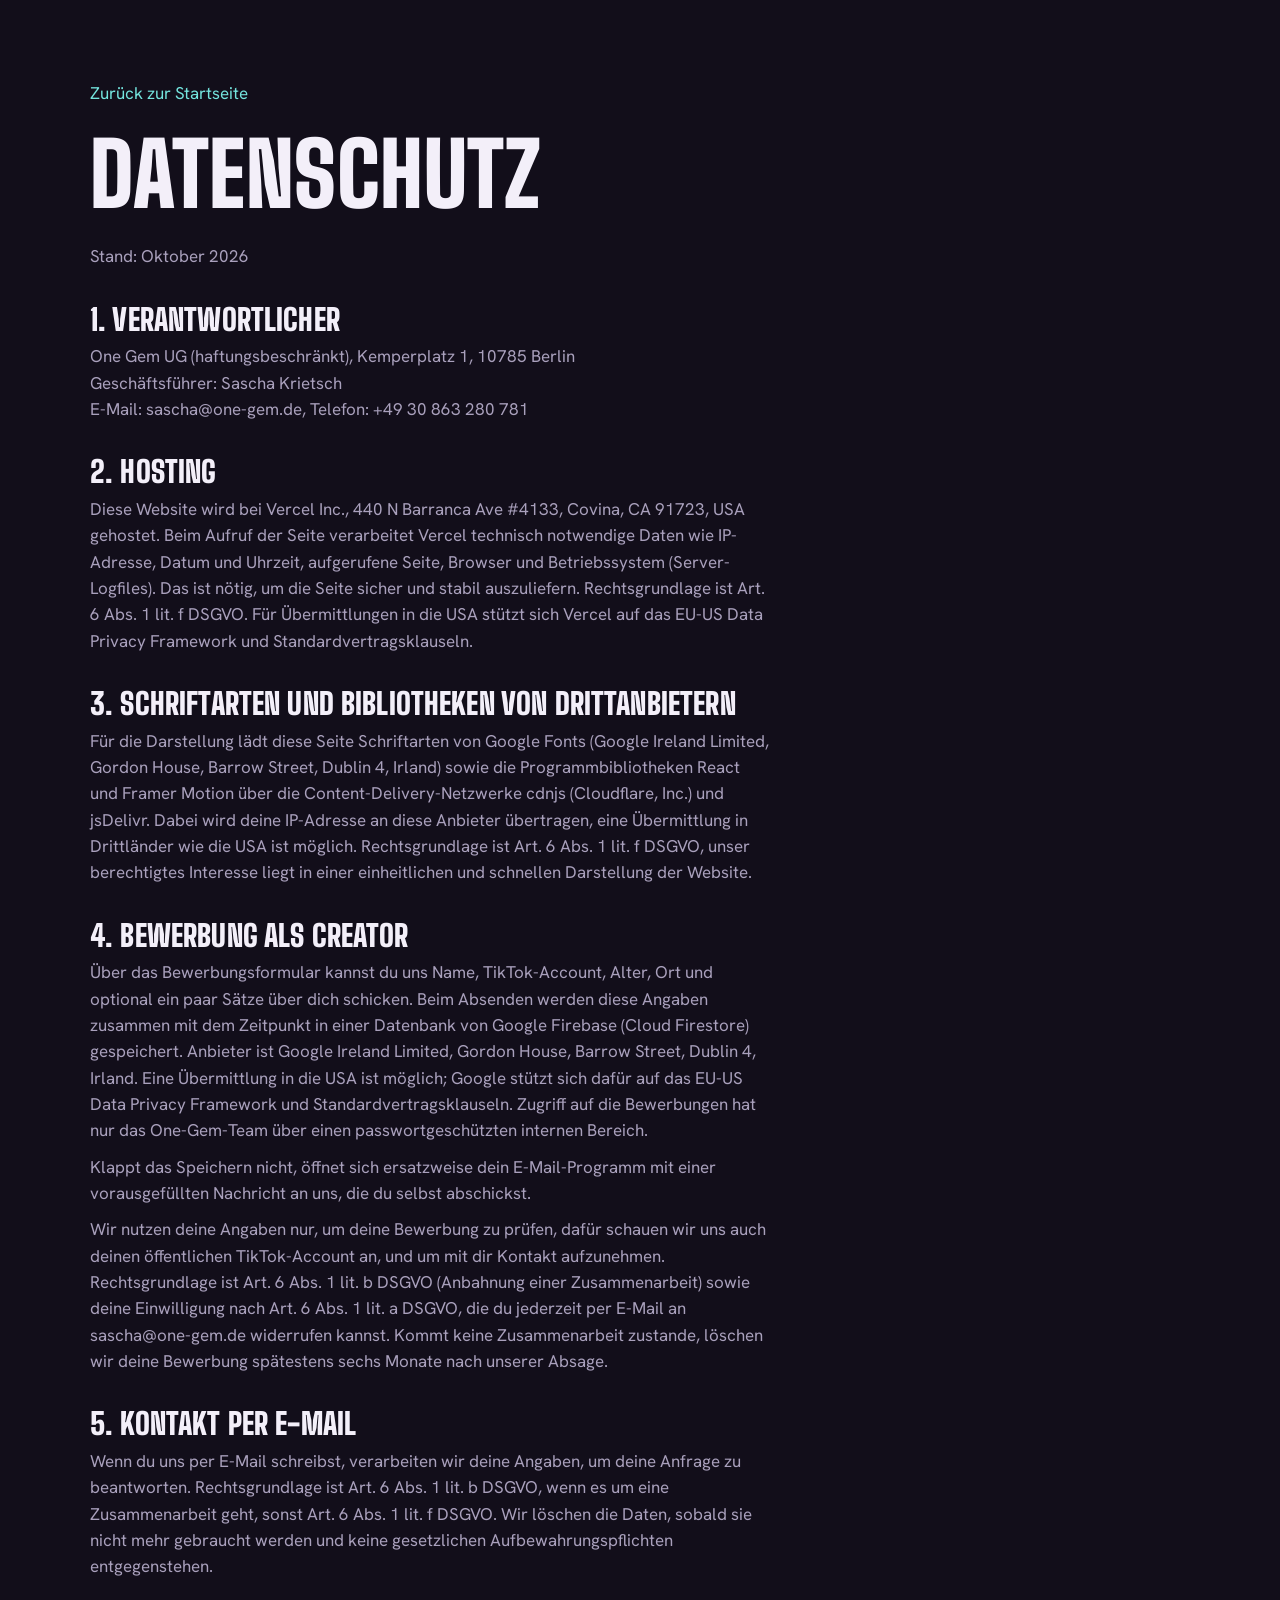
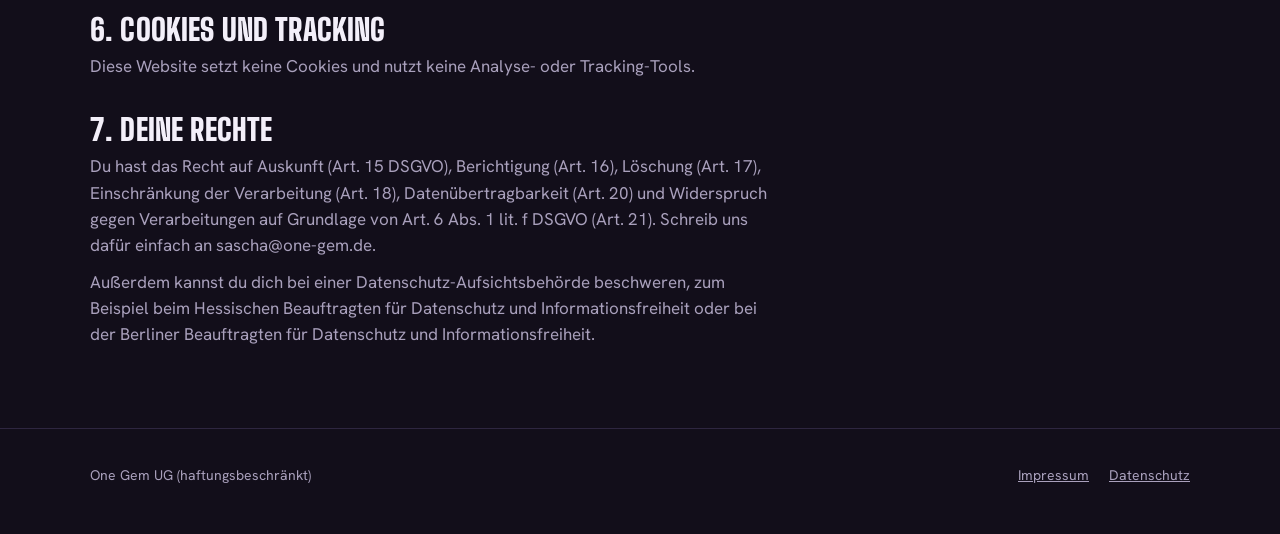
<file: datenschutz.html>
<!doctype html>
<html lang="de">
<head>
<meta charset="utf-8">
<meta name="viewport" content="width=device-width, initial-scale=1, viewport-fit=cover">
<title>Datenschutz – One Gem</title>
<meta name="description" content="Datenschutz der One Gem UG (haftungsbeschränkt)">
<meta name="theme-color" content="#120E1A">
<link rel="icon" href="favicon.svg" type="image/svg+xml">
<link rel="preconnect" href="https://fonts.googleapis.com">
<link rel="preconnect" href="https://fonts.gstatic.com" crossorigin>
<link rel="stylesheet" href="https://fonts.googleapis.com/css2?family=Big+Shoulders+Display:wght@700;900&family=Hanken+Grotesk:wght@400;500;600;700&display=swap">
<link rel="stylesheet" href="style.css">
</head>
<body>
<main class="wrap legal">
<a class="back" href="index.html">Zurück zur Startseite</a>
<h1>Datenschutz</h1>
<p>Stand: Oktober 2026</p>
<h2>1. Verantwortlicher</h2>
<p>One Gem UG (haftungsbeschränkt), Kemperplatz 1, 10785 Berlin<br>Geschäftsführer: Sascha Krietsch<br>E-Mail: sascha@one-gem.de, Telefon: +49 30 863 280 781</p>
<h2>2. Hosting</h2>
<p>Diese Website wird bei Vercel Inc., 440 N Barranca Ave #4133, Covina, CA 91723, USA gehostet. Beim Aufruf der Seite verarbeitet Vercel technisch notwendige Daten wie IP-Adresse, Datum und Uhrzeit, aufgerufene Seite, Browser und Betriebssystem (Server-Logfiles). Das ist nötig, um die Seite sicher und stabil auszuliefern. Rechtsgrundlage ist Art. 6 Abs. 1 lit. f DSGVO. Für Übermittlungen in die USA stützt sich Vercel auf das EU-US Data Privacy Framework und Standardvertragsklauseln.</p>
<h2>3. Schriftarten und Bibliotheken von Drittanbietern</h2>
<p>Für die Darstellung lädt diese Seite Schriftarten von Google Fonts (Google Ireland Limited, Gordon House, Barrow Street, Dublin 4, Irland) sowie die Programmbibliotheken React und Framer Motion über die Content-Delivery-Netzwerke cdnjs (Cloudflare, Inc.) und jsDelivr. Dabei wird deine IP-Adresse an diese Anbieter übertragen, eine Übermittlung in Drittländer wie die USA ist möglich. Rechtsgrundlage ist Art. 6 Abs. 1 lit. f DSGVO, unser berechtigtes Interesse liegt in einer einheitlichen und schnellen Darstellung der Website.</p>
<h2>4. Bewerbung als Creator</h2>
<p>Über das Bewerbungsformular kannst du uns Name, TikTok-Account, Alter, Ort und optional ein paar Sätze über dich schicken. Beim Absenden werden diese Angaben zusammen mit dem Zeitpunkt in einer Datenbank von Google Firebase (Cloud Firestore) gespeichert. Anbieter ist Google Ireland Limited, Gordon House, Barrow Street, Dublin 4, Irland. Eine Übermittlung in die USA ist möglich; Google stützt sich dafür auf das EU-US Data Privacy Framework und Standardvertragsklauseln. Zugriff auf die Bewerbungen hat nur das One-Gem-Team über einen passwortgeschützten internen Bereich.</p>
<p>Klappt das Speichern nicht, öffnet sich ersatzweise dein E-Mail-Programm mit einer vorausgefüllten Nachricht an uns, die du selbst abschickst.</p>
<p>Wir nutzen deine Angaben nur, um deine Bewerbung zu prüfen, dafür schauen wir uns auch deinen öffentlichen TikTok-Account an, und um mit dir Kontakt aufzunehmen. Rechtsgrundlage ist Art. 6 Abs. 1 lit. b DSGVO (Anbahnung einer Zusammenarbeit) sowie deine Einwilligung nach Art. 6 Abs. 1 lit. a DSGVO, die du jederzeit per E-Mail an sascha@one-gem.de widerrufen kannst. Kommt keine Zusammenarbeit zustande, löschen wir deine Bewerbung spätestens sechs Monate nach unserer Absage.</p>
<h2>5. Kontakt per E-Mail</h2>
<p>Wenn du uns per E-Mail schreibst, verarbeiten wir deine Angaben, um deine Anfrage zu beantworten. Rechtsgrundlage ist Art. 6 Abs. 1 lit. b DSGVO, wenn es um eine Zusammenarbeit geht, sonst Art. 6 Abs. 1 lit. f DSGVO. Wir löschen die Daten, sobald sie nicht mehr gebraucht werden und keine gesetzlichen Aufbewahrungspflichten entgegenstehen.</p>
<h2>6. Cookies und Tracking</h2>
<p>Diese Website setzt keine Cookies und nutzt keine Analyse- oder Tracking-Tools.</p>
<h2>7. Deine Rechte</h2>
<p>Du hast das Recht auf Auskunft (Art. 15 DSGVO), Berichtigung (Art. 16), Löschung (Art. 17), Einschränkung der Verarbeitung (Art. 18), Datenübertragbarkeit (Art. 20) und Widerspruch gegen Verarbeitungen auf Grundlage von Art. 6 Abs. 1 lit. f DSGVO (Art. 21). Schreib uns dafür einfach an sascha@one-gem.de.</p>
<p>Außerdem kannst du dich bei einer Datenschutz-Aufsichtsbehörde beschweren, zum Beispiel beim Hessischen Beauftragten für Datenschutz und Informationsfreiheit oder bei der Berliner Beauftragten für Datenschutz und Informationsfreiheit.</p>
</main>
<footer><div class="wrap"><span>One Gem UG (haftungsbeschränkt)</span><nav><a href="impressum.html">Impressum</a><a href="datenschutz.html">Datenschutz</a></nav></div></footer>
</body>
</html>
</file>
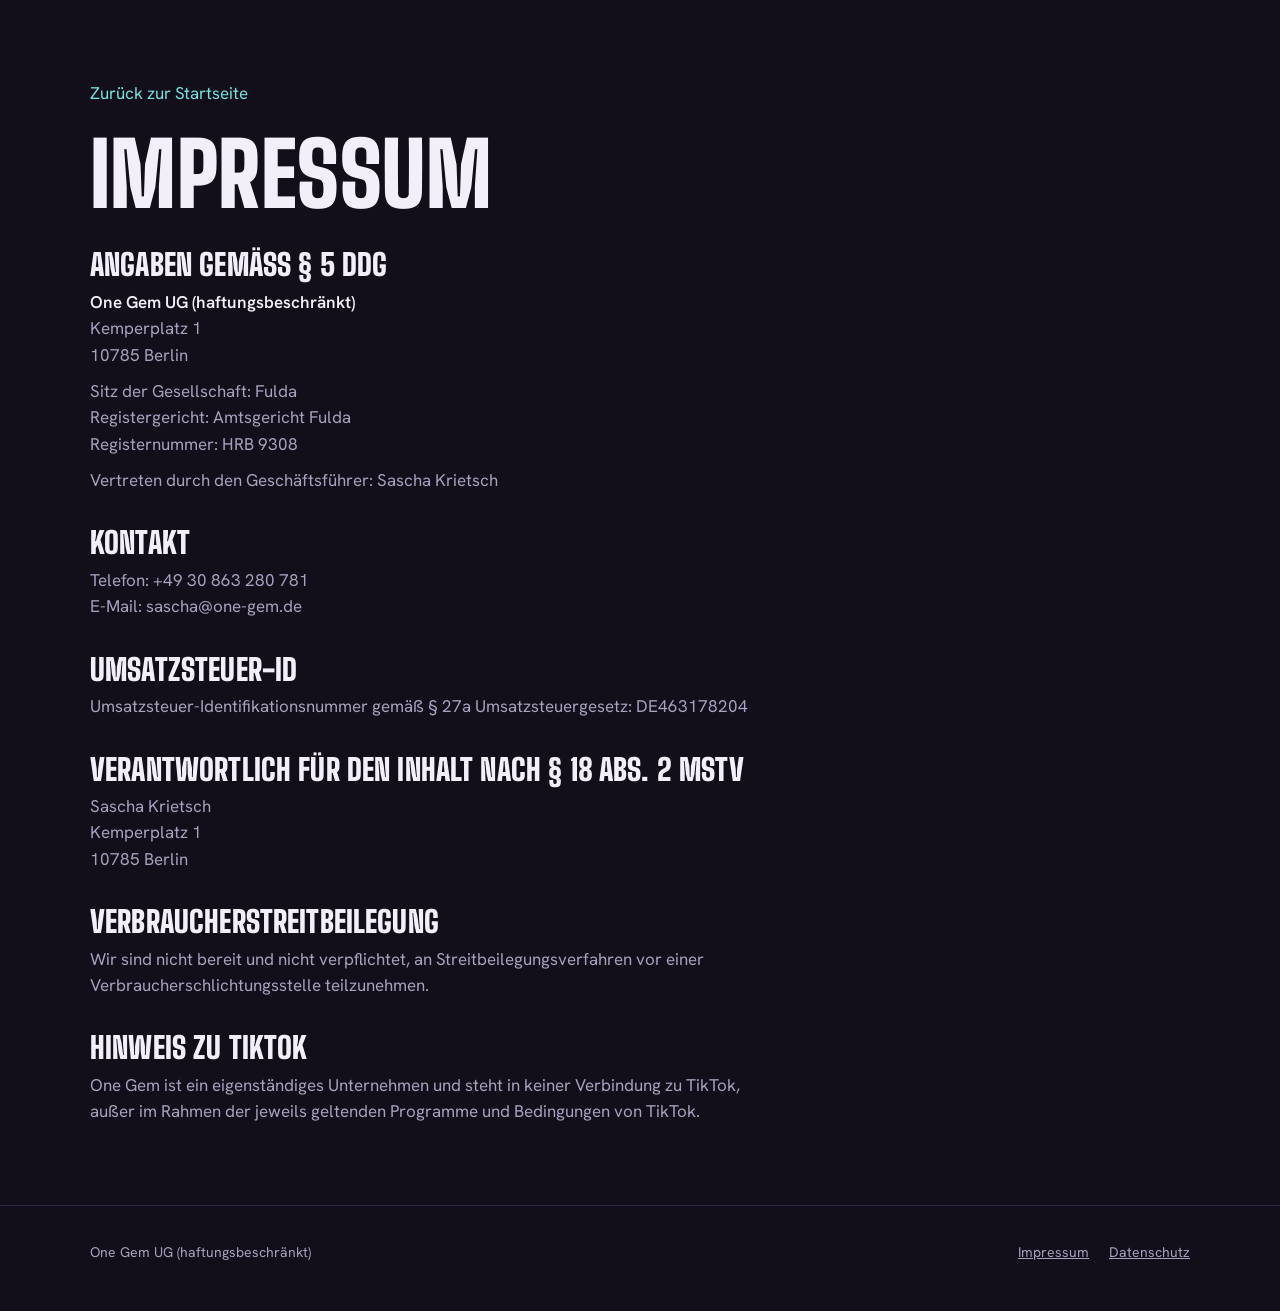
<file: impressum.html>
<!doctype html>
<html lang="de">
<head>
<meta charset="utf-8">
<meta name="viewport" content="width=device-width, initial-scale=1, viewport-fit=cover">
<title>Impressum – One Gem</title>
<meta name="description" content="Impressum der One Gem UG (haftungsbeschränkt)">
<meta name="theme-color" content="#120E1A">
<link rel="icon" href="favicon.svg" type="image/svg+xml">
<link rel="preconnect" href="https://fonts.googleapis.com">
<link rel="preconnect" href="https://fonts.gstatic.com" crossorigin>
<link rel="stylesheet" href="https://fonts.googleapis.com/css2?family=Big+Shoulders+Display:wght@700;900&family=Hanken+Grotesk:wght@400;500;600;700&display=swap">
<link rel="stylesheet" href="style.css">
</head>
<body>
<main class="wrap legal">
<a class="back" href="index.html">Zurück zur Startseite</a>
<h1>Impressum</h1>
<h2>Angaben gemäß § 5 DDG</h2>
<p><strong>One Gem UG (haftungsbeschränkt)</strong><br>Kemperplatz 1<br>10785 Berlin</p>
<p>Sitz der Gesellschaft: Fulda<br>Registergericht: Amtsgericht Fulda<br>Registernummer: HRB 9308</p>
<p>Vertreten durch den Geschäftsführer: Sascha Krietsch</p>
<h2>Kontakt</h2>
<p>Telefon: +49 30 863 280 781<br>E-Mail: sascha@one-gem.de</p>
<h2>Umsatzsteuer-ID</h2>
<p>Umsatzsteuer-Identifikationsnummer gemäß § 27a Umsatzsteuergesetz: DE463178204</p>
<h2>Verantwortlich für den Inhalt nach § 18 Abs. 2 MStV</h2>
<p>Sascha Krietsch<br>Kemperplatz 1<br>10785 Berlin</p>
<h2>Verbraucherstreitbeilegung</h2>
<p>Wir sind nicht bereit und nicht verpflichtet, an Streitbeilegungsverfahren vor einer Verbraucherschlichtungsstelle teilzunehmen.</p>
<h2>Hinweis zu TikTok</h2>
<p>One Gem ist ein eigenständiges Unternehmen und steht in keiner Verbindung zu TikTok, außer im Rahmen der jeweils geltenden Programme und Bedingungen von TikTok.</p>
</main>
<footer><div class="wrap"><span>One Gem UG (haftungsbeschränkt)</span><nav><a href="impressum.html">Impressum</a><a href="datenschutz.html">Datenschutz</a></nav></div></footer>
</body>
</html>
</file>
<file: style.css>
html,body{margin:0}img{max-width:100%}[hidden]{display:none!important}:root{padding-block:env(safe-area-inset-top,0px) env(safe-area-inset-bottom,0px)}

/* Layout: left-aligned club-poster type on violet night, one faceted gem as the hero object, bento services, LIVE band in signal red */
:root{
  --night:#120E1A;      /* page */
  --dusk:#1C1628;       /* raised surfaces */
  --line:#2E2640;       /* hairlines, borders */
  --ink:#F3EFF9;        /* text */
  --haze:#A9A0BC;       /* secondary text */
  --amethyst:#B07CFF;   /* gem, primary accent */
  --aqua:#74E4DE;       /* gem highlight */
  --live:#FF4466;       /* LIVE signal only */
  --display:"Big Shoulders Display","Arial Narrow",Impact,sans-serif;
  --body:"Hanken Grotesk",system-ui,-apple-system,"Segoe UI",sans-serif;
  color-scheme:dark;
}
*{box-sizing:border-box}
html{scroll-behavior:smooth}
@media (prefers-reduced-motion:reduce){html{scroll-behavior:auto}}
body{background:var(--night);color:var(--ink);font-family:var(--body);font-size:17px;line-height:1.55;-webkit-font-smoothing:antialiased;overflow-x:hidden}
a{color:inherit}
:focus-visible{outline:2px solid var(--aqua);outline-offset:3px;border-radius:6px}
.wrap{max-width:1180px;margin:0 auto;padding-inline:clamp(16px,4vw,40px)}
h1,h2,h3{font-family:var(--display);font-weight:900;line-height:.92;letter-spacing:.005em;text-wrap:balance;margin:0;text-transform:uppercase}
p{margin:0}
.lede{color:var(--haze);max-width:58ch}

/* nav */
.nav{position:sticky;top:env(safe-area-inset-top,0px);z-index:20;background:color-mix(in srgb,var(--night) 82%,transparent);backdrop-filter:blur(12px);-webkit-backdrop-filter:blur(12px);border-bottom:1px solid var(--line)}
.nav .wrap{display:flex;align-items:center;justify-content:space-between;gap:16px;padding-block:14px}
.brand{display:flex;align-items:center;gap:10px;text-decoration:none;font-family:var(--display);font-weight:900;font-size:26px;letter-spacing:.02em}
.brand svg{width:26px;height:26px}
.nav ul{display:flex;gap:28px;list-style:none;margin:0;padding:0;font-weight:500;font-size:15px}
.nav ul a{text-decoration:none;color:var(--haze);transition:color .2s}
.nav ul a:hover{color:var(--ink)}
@media (max-width:820px){.nav ul{display:none}}

.btn{display:inline-flex;align-items:center;justify-content:center;min-height:48px;padding:0 22px;border-radius:999px;font-weight:600;font-size:16px;text-decoration:none;border:1px solid var(--line);background:transparent;color:var(--ink);cursor:pointer;transition:border-color .2s,background .2s,transform .15s}
.btn:hover{border-color:var(--haze)}
.btn:active{transform:scale(.98)}
.btn.gem{border:0;color:#140F1F;background:linear-gradient(110deg,var(--amethyst),var(--aqua));box-shadow:0 8px 30px -10px color-mix(in srgb,var(--amethyst) 70%,transparent)}
.btn.gem:hover{filter:brightness(1.08)}
.btn.sm{min-height:42px;padding:0 18px;font-size:15px}

/* hero */
.hero{position:relative;padding-block:clamp(48px,8vw,96px) clamp(40px,6vw,72px)}
.hero .wrap{display:grid;grid-template-columns:1.25fr .9fr;gap:clamp(24px,4vw,56px);align-items:center}
.hero h1{font-size:clamp(56px,9.4vw,128px)}
.hero h1 .line{display:block;overflow:hidden}
.hero h1 .line span{display:inline-block}
.hero h1 .soft{color:var(--haze)}
.hero .lede{margin-top:24px;font-size:19px}
.hero .ctas{display:flex;flex-wrap:wrap;gap:12px;margin-top:32px}
.gemstage{position:relative;aspect-ratio:1;max-width:100%;width:100%}
.gemstage::before{content:"";position:absolute;inset:12%;border-radius:50%;background:radial-gradient(circle,color-mix(in srgb,var(--amethyst) 40%,transparent),transparent 65%);filter:blur(30px)}
.gemstage svg{position:relative;width:100%;height:100%;overflow:visible}
@media (max-width:860px){.hero .wrap{grid-template-columns:1fr}.gemstage{max-width:340px;justify-self:center;order:-1}}

/* marquee */
.marquee{border-block:1px solid var(--line);overflow:hidden;padding-block:18px;mask-image:linear-gradient(90deg,transparent,#000 8%,#000 92%,transparent);-webkit-mask-image:linear-gradient(90deg,transparent,#000 8%,#000 92%,transparent)}
.marquee .track{display:flex;width:max-content;gap:0}
.marquee .item{display:flex;align-items:center;gap:28px;padding-right:28px;font-family:var(--display);font-weight:700;font-size:clamp(22px,3vw,30px);text-transform:uppercase;white-space:nowrap;color:var(--haze)}
.marquee .item svg{width:14px;height:14px;flex:none}

section{padding-block:clamp(64px,9vw,112px)}
.sechead{display:grid;gap:18px;margin-bottom:clamp(32px,5vw,52px);max-width:760px}
.sechead h2{font-size:clamp(44px,6.4vw,84px)}

/* bento */
.bento{display:grid;grid-template-columns:repeat(6,1fr);gap:14px}
.tile{position:relative;grid-column:span 2;background:var(--dusk);border:1px solid var(--line);border-radius:22px;padding:26px;display:flex;flex-direction:column;gap:10px;min-width:0;overflow:hidden;isolation:isolate}
.tile::after{content:"";position:absolute;inset:0;z-index:-1;opacity:0;transition:opacity .3s;background:radial-gradient(360px circle at var(--mx,50%) var(--my,50%),color-mix(in srgb,var(--amethyst) 22%,transparent),transparent 60%)}
.tile:hover::after{opacity:1}
.tile.wide{grid-column:span 4}
.tile.tall{grid-row:span 2}
.tile h3{font-size:32px;line-height:1}
.tile p{color:var(--haze);font-size:16px}
.tile .ico{width:40px;height:40px;border-radius:12px;display:grid;place-items:center;background:color-mix(in srgb,var(--amethyst) 16%,transparent);color:var(--amethyst);margin-bottom:6px}
.tile .ico svg{width:22px;height:22px}
.tile.wide .bigline{font-family:var(--display);font-weight:900;font-size:clamp(40px,5vw,64px);line-height:.95;text-transform:uppercase;margin-top:auto;background:linear-gradient(100deg,var(--ink) 30%,var(--amethyst));-webkit-background-clip:text;background-clip:text;color:transparent}
@media (max-width:900px){.bento{grid-template-columns:repeat(2,1fr)}.tile,.tile.wide{grid-column:span 2}.tile.tall{grid-row:auto}}
@media (min-width:560px) and (max-width:900px){.tile{grid-column:span 1}.tile.wide{grid-column:span 2}}

/* live band */
.live{background:linear-gradient(180deg,var(--night),color-mix(in srgb,var(--live) 9%,var(--night)) 50%,var(--night))}
.livebadge{display:inline-flex;align-items:center;gap:10px;align-self:start;justify-self:start;background:var(--live);color:#fff;font-weight:700;font-size:14px;letter-spacing:.06em;padding:6px 14px 6px 12px;border-radius:8px}
.livebadge i{width:8px;height:8px;border-radius:50%;background:#fff;display:block}
.livegrid{display:grid;grid-template-columns:1.1fr .9fr;gap:clamp(24px,4vw,48px);align-items:start}
.facts{display:grid;gap:0;border-top:1px solid var(--line)}
.fact{display:grid;grid-template-columns:minmax(120px,auto) 1fr;gap:20px;align-items:baseline;padding-block:22px;border-bottom:1px solid var(--line)}
.fact b{font-family:var(--display);font-weight:900;font-size:clamp(48px,6vw,72px);line-height:.9;font-variant-numeric:tabular-nums}
.fact span{color:var(--haze)}
.howbox{background:var(--dusk);border:1px solid var(--line);border-radius:22px;padding:28px;display:grid;gap:14px}
.howbox h3{font-size:34px}
.howbox p{color:var(--haze)}
.howbox .note{font-size:13.5px;color:var(--haze);border-top:1px solid var(--line);padding-top:14px;opacity:.85}
@media (max-width:860px){.livegrid{grid-template-columns:1fr}}

/* steps */
.steps{display:grid;grid-template-columns:repeat(3,1fr);gap:clamp(20px,3vw,36px);counter-reset:s}
.step{display:grid;gap:12px;padding-top:22px;border-top:2px solid var(--line);min-width:0}
.step .n{font-family:var(--display);font-weight:900;font-size:22px;color:var(--amethyst)}
.step h3{font-size:34px}
.step p{color:var(--haze)}
@media (max-width:760px){.steps{grid-template-columns:1fr}}

/* beguna */
.case{display:grid;grid-template-columns:1fr 1fr;gap:clamp(24px,4vw,56px);align-items:center}
.case .stats{display:grid;gap:14px}
.stat{background:var(--dusk);border:1px solid var(--line);border-radius:18px;padding:22px 24px;display:grid;gap:4px}
.stat b{font-family:var(--display);font-weight:900;font-size:clamp(44px,5vw,60px);line-height:1;font-variant-numeric:tabular-nums}
.stat span{color:var(--haze);font-size:15px}
.case .lede{margin-top:20px}
@media (max-width:860px){.case{grid-template-columns:1fr}}

/* beguna hint */
.hint{display:grid;grid-template-columns:auto 1fr;gap:16px;align-items:start;max-width:820px;border:1px dashed var(--line);border-radius:18px;padding:20px 22px}
.hint p{color:var(--haze);font-size:16px}
.hint b{color:var(--ink);font-weight:600}
.hintmark{padding-top:2px}
/* events */
.events{border-top:1px solid var(--line)}
.rave{font-family:var(--display);font-weight:900;font-size:clamp(84px,17vw,230px);line-height:.8;text-transform:uppercase;letter-spacing:-.01em;color:transparent;-webkit-text-stroke:1.5px var(--line);user-select:none;white-space:nowrap}
.eventrow{display:grid;grid-template-columns:1fr 1fr;gap:clamp(24px,4vw,56px);margin-top:28px;align-items:start}
.chips{display:flex;flex-wrap:wrap;gap:10px}
.chip{border:1px solid var(--line);border-radius:999px;padding:8px 16px;font-weight:500;font-size:15px;color:var(--ink)}
@media (max-width:760px){.eventrow{grid-template-columns:1fr}}
.raveclip{overflow:hidden}

/* team */
.team{display:grid;grid-template-columns:1fr 1fr;gap:14px}
.person{background:var(--dusk);border:1px solid var(--line);border-radius:22px;padding:26px;display:grid;grid-template-columns:64px 1fr;gap:18px;align-items:center;min-width:0}
.avatar{width:64px;height:64px;border-radius:50%;display:grid;place-items:center;font-family:var(--display);font-weight:900;font-size:26px;color:#140F1F;background:linear-gradient(135deg,var(--amethyst),var(--aqua))}
.person h3{font-size:30px}
.person p{color:var(--haze);font-size:15px}
@media (max-width:760px){.team{grid-template-columns:1fr}}

/* contact */
.contact{background:var(--dusk);border:1px solid var(--line);border-radius:28px;padding:clamp(28px,5vw,56px);display:grid;grid-template-columns:1.1fr .9fr;gap:clamp(24px,4vw,48px);align-items:center;position:relative;overflow:hidden}
.contact::before{content:"";position:absolute;width:520px;height:520px;right:-180px;top:-200px;border-radius:50%;background:radial-gradient(circle,color-mix(in srgb,var(--amethyst) 28%,transparent),transparent 65%);pointer-events:none}
.contact h2{font-size:clamp(44px,6vw,76px)}
.mails{display:grid;gap:12px;position:relative}
.mail{display:flex;align-items:center;justify-content:space-between;gap:12px;background:var(--night);border:1px solid var(--line);border-radius:16px;padding:14px 14px 14px 18px;min-width:0}
.mail div{min-width:0}
.mail small{display:block;color:var(--haze);font-size:13px}
.mail code{font-family:var(--body);font-weight:600;font-size:16px;user-select:all;overflow-wrap:anywhere}
@media (max-width:860px){.contact{grid-template-columns:1fr}}

footer{border-top:1px solid var(--line);padding-block:36px 48px;color:var(--haze);font-size:14px}
footer .wrap{display:flex;flex-wrap:wrap;justify-content:space-between;gap:20px}
footer address{font-style:normal;line-height:1.7}
footer nav{display:flex;gap:20px}

/* legal pages */
.legal{padding-block:clamp(40px,7vw,80px)}
.legal h1{font-size:clamp(48px,8vw,88px);margin-bottom:28px}
.legal h2{font-size:30px;margin:36px 0 10px}
.legal p,.legal li{color:var(--haze);max-width:68ch}
.legal p+p{margin-top:10px}
.legal strong{color:var(--ink);font-weight:600}
.legal a{color:var(--aqua)}
.back{display:inline-block;margin-bottom:28px;color:var(--haze);text-decoration:none}
.back:hover{color:var(--ink)}
noscript p{padding:40px 16px;text-align:center}

/* apply */
.applysec{background:linear-gradient(180deg,var(--night),color-mix(in srgb,var(--amethyst) 7%,var(--night)) 60%,var(--night))}
.applygrid{display:grid;grid-template-columns:.9fr 1.1fr;gap:clamp(28px,5vw,64px);align-items:start}
.reqs{list-style:none;padding:0;margin:8px 0 0;display:grid;gap:10px;color:var(--ink)}
.reqs li{display:flex;gap:10px;align-items:baseline}
.reqs li::before{content:"";flex:none;width:8px;height:8px;border-radius:2px;transform:rotate(45deg) translateY(-1px);background:linear-gradient(135deg,var(--amethyst),var(--aqua))}
.applycard{background:var(--dusk);border:1px solid var(--line);border-radius:24px;padding:clamp(22px,4vw,34px);display:grid;gap:18px;min-width:0}
.applycard h3{font-size:36px}
.applycard p{color:var(--haze)}
.applycard b{color:var(--ink);font-weight:600}
.field{display:grid;gap:7px;min-width:0}
.field label{font-weight:600;font-size:15px}
.field input,.field textarea{width:100%;font:inherit;font-size:16px;color:var(--ink);background:var(--night);border:1px solid var(--line);border-radius:12px;padding:12px 14px;min-height:48px;transition:border-color .2s,box-shadow .2s}
.field textarea{resize:vertical;min-height:110px}
.field input::placeholder,.field textarea::placeholder{color:color-mix(in srgb,var(--haze) 60%,transparent)}
.field input:focus,.field textarea:focus{outline:none;border-color:var(--amethyst);box-shadow:0 0 0 3px color-mix(in srgb,var(--amethyst) 30%,transparent)}
.prefix{position:relative}
.prefix span{position:absolute;left:14px;top:50%;transform:translateY(-50%);color:var(--haze);pointer-events:none}
.prefix input{padding-left:30px}
.fhint{font-size:13.5px;color:var(--haze);margin:0}
.ferr{font-size:13.5px;color:var(--live);margin:0}
.has-error input,.has-error textarea{border-color:var(--live)}
.row2{display:grid;grid-template-columns:1fr 2fr;gap:14px}
.consent{display:grid;grid-template-columns:auto 1fr;gap:12px;align-items:start;font-size:14.5px;color:var(--haze)}
.consent input{width:20px;height:20px;margin:2px 0 0;accent-color:var(--amethyst)}
.consent a{color:var(--aqua)}
.consent.has-error input{outline:2px solid var(--live);outline-offset:2px}
.applycard .btn{justify-self:start}
.summary{white-space:pre-wrap;overflow-wrap:anywhere;font:14px/1.5 var(--body);background:var(--night);border:1px solid var(--line);border-radius:12px;padding:14px;margin:0;color:var(--ink);user-select:all}
input[type=number]{-moz-appearance:textfield}
input[type=number]::-webkit-inner-spin-button,input[type=number]::-webkit-outer-spin-button{-webkit-appearance:none;margin:0}
@media (max-width:860px){.applygrid{grid-template-columns:1fr}}
@media (max-width:420px){.row2{grid-template-columns:1fr}}
</file>
